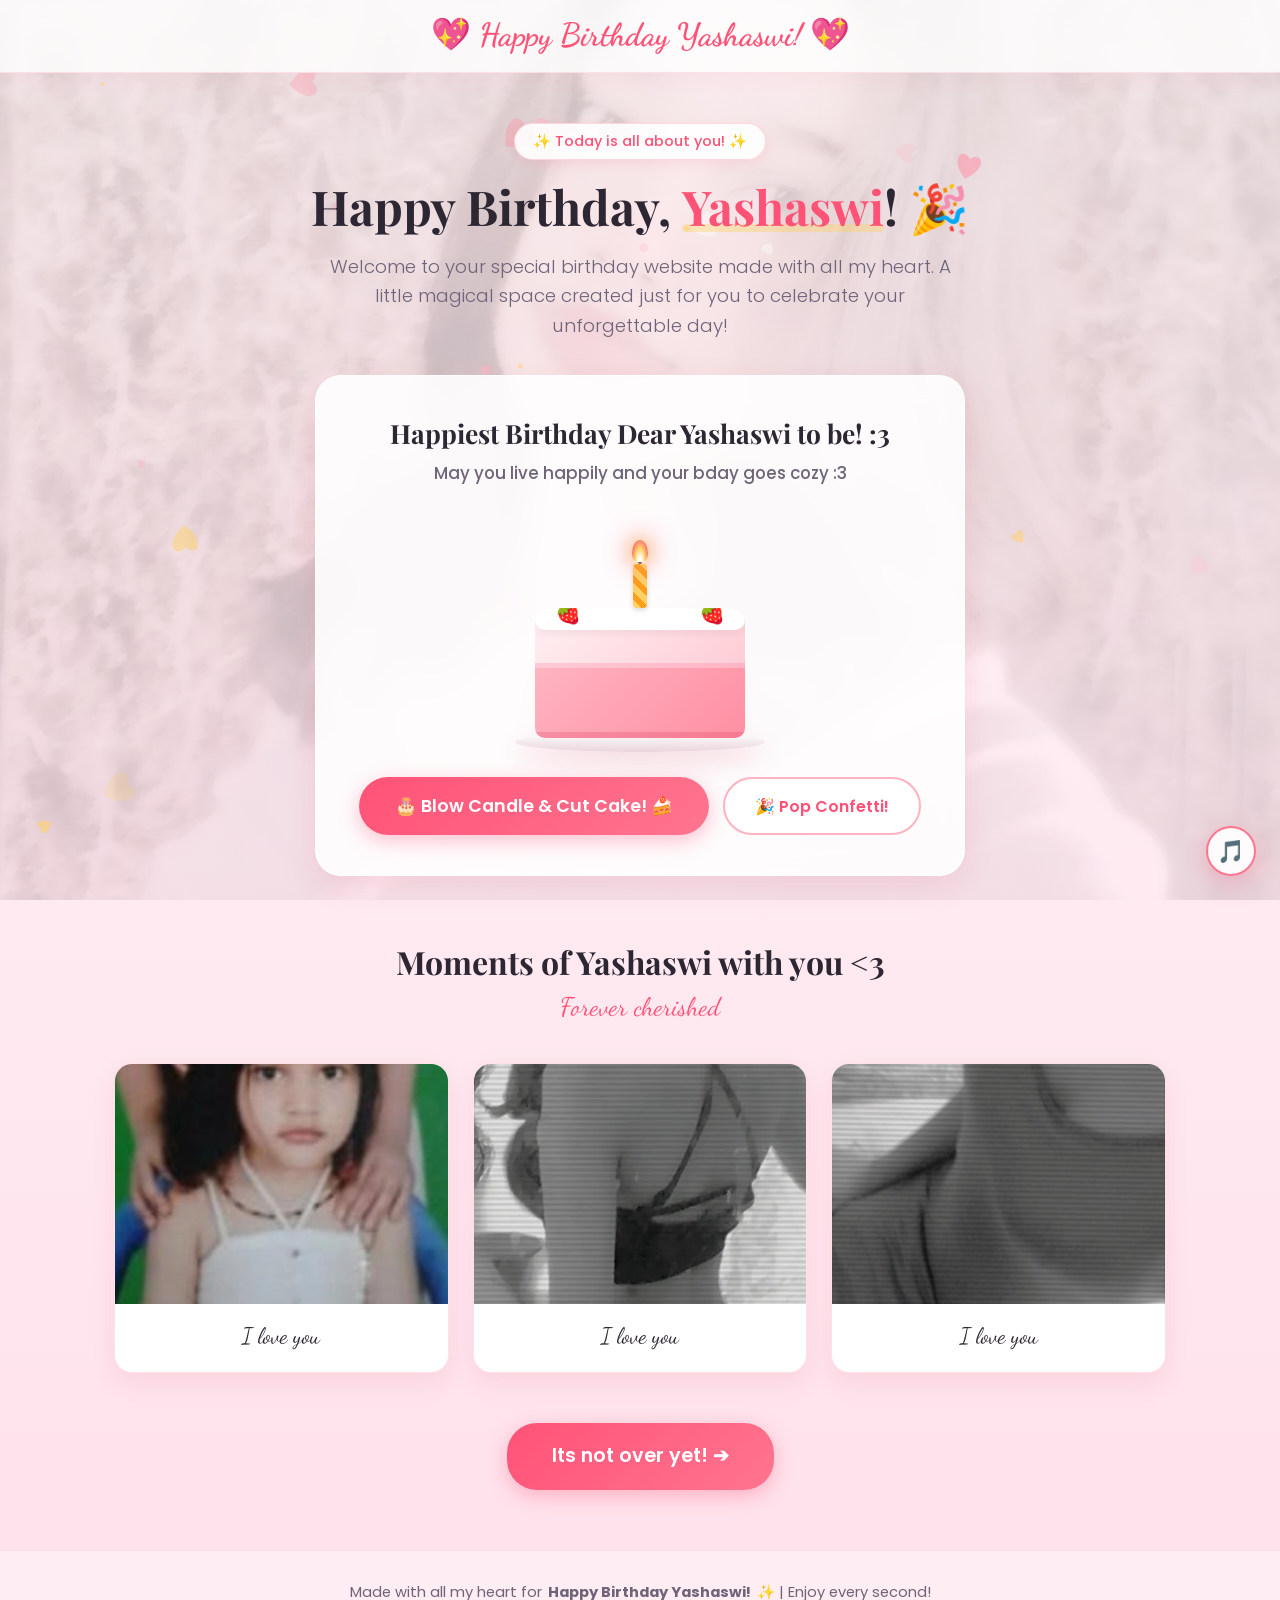
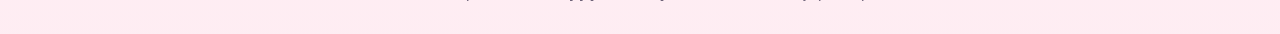
<file: index.html>
<!DOCTYPE html>
<html lang="en">
<head>
  <meta charset="UTF-8">
  <meta name="viewport" content="width=device-width, initial-scale=1.0">
  <title>Happy Birthday Yashaswi! ✨🎂</title>
  
  <!-- Main Stylesheet -->
  <link rel="stylesheet" href="css/style.css">
  
  <style>
    /* ========================================================
       CAKE CUTTING & CANDLE BLOW INTERACTIVE STYLES
       ======================================================== */
    .cake-stage {
      position: relative;
      width: 280px;
      height: 250px;
      margin: 25px auto 15px auto;
      perspective: 800px;
    }

    /* Animated Knife */
    .cake-knife {
      position: absolute;
      top: -30px;
      right: 20px;
      width: 80px;
      height: 28px;
      z-index: 50;
      opacity: 0;
      transform: rotate(45deg);
      pointer-events: none;
      transition: all 0.7s cubic-bezier(0.175, 0.885, 0.32, 1.275);
    }

    .knife-blade {
      position: absolute;
      left: 0;
      top: 6px;
      width: 50px;
      height: 14px;
      background: linear-gradient(to right, #e0e0e0, #ffffff, #c0c0c0);
      border-radius: 12px 2px 2px 8px;
      box-shadow: 0 2px 6px rgba(0,0,0,0.25);
    }

    .knife-handle {
      position: absolute;
      right: 0;
      top: 4px;
      width: 32px;
      height: 18px;
      background: linear-gradient(135deg, #d4af37, #f7d070, #aa820a);
      border-radius: 4px;
      box-shadow: 0 2px 4px rgba(0,0,0,0.2);
    }

    /* Knife cutting animation */
    .cake-knife.cutting {
      opacity: 1;
      top: 60px;
      right: 100px;
      transform: rotate(-35deg) scale(1.15);
    }

    .cake-knife.slice-down {
      opacity: 1;
      top: 130px;
      right: 120px;
      transform: rotate(0deg) scale(1.1);
    }

    /* Cake Base Plate */
    .cake-plate {
      position: absolute;
      bottom: 10px;
      left: 15px;
      width: 250px;
      height: 20px;
      background: linear-gradient(180deg, #ffffff, #e9d5dc);
      border-radius: 50%;
      box-shadow: 0 10px 25px rgba(220, 68, 102, 0.2);
    }

    /* Cake Wrapper with Left & Right halves for smooth cut */
    .cake-body {
      position: absolute;
      bottom: 24px;
      left: 35px;
      width: 210px;
      height: 130px;
      display: flex;
      justify-content: center;
      transition: all 0.8s cubic-bezier(0.2, 0.8, 0.2, 1);
    }

    .cake-half {
      width: 105px;
      height: 130px;
      position: relative;
      overflow: hidden;
      transition: transform 0.8s cubic-bezier(0.25, 1, 0.5, 1);
    }

    .cake-half-left {
      border-radius: 14px 0 0 10px;
      transform-origin: bottom left;
    }

    .cake-half-right {
      border-radius: 0 14px 10px 0;
      transform-origin: bottom right;
    }

    /* Cake Layers */
    .layer-top {
      position: absolute;
      top: 0;
      width: 210px;
      height: 60px;
      background: linear-gradient(135deg, #fff0f3 0%, #ffccd5 100%);
      box-shadow: inset 0 -5px 0 rgba(255, 82, 119, 0.2);
    }

    .layer-bottom {
      position: absolute;
      bottom: 0;
      width: 210px;
      height: 70px;
      background: linear-gradient(135deg, #ffb3c1 0%, #ff8fa3 100%);
      box-shadow: inset 0 -6px 0 rgba(217, 56, 92, 0.25);
    }

    .cake-half-left .layer-top,
    .cake-half-left .layer-bottom {
      left: 0;
    }

    .cake-half-right .layer-top,
    .cake-half-right .layer-bottom {
      left: -105px;
    }

    /* Cake Cream Frosting Drips */
    .frosting-drip {
      position: absolute;
      top: 0;
      width: 210px;
      height: 22px;
      background: #ffffff;
      border-radius: 0 0 10px 10px;
      box-shadow: 0 4px 8px rgba(0,0,0,0.05);
    }

    .cake-half-left .frosting-drip { left: 0; }
    .cake-half-right .frosting-drip { left: -105px; }

    /* Strawberry Toppings */
    .strawberry {
      position: absolute;
      top: -12px;
      font-size: 1.3rem;
      z-index: 5;
    }

    /* Candle */
    .candle {
      position: absolute;
      top: 52px;
      left: 133px;
      width: 14px;
      height: 44px;
      background: repeating-linear-gradient(45deg, #ffd166, #ffd166 6px, #ff9f1c 6px, #ff9f1c 12px);
      border-radius: 4px;
      z-index: 20;
      transition: all 0.5s ease;
      box-shadow: 0 2px 5px rgba(0,0,0,0.15);
    }

    .candle-wick {
      position: absolute;
      top: -7px;
      left: 5px;
      width: 4px;
      height: 7px;
      background: #333;
      border-radius: 2px;
    }

    .candle-flame {
      position: absolute;
      top: -24px;
      left: -1px;
      width: 16px;
      height: 22px;
      background: radial-gradient(ellipse at bottom, #fff 15%, #ffd166 45%, #ff5277 85%);
      border-radius: 50% 50% 35% 35% / 60% 60% 40% 40%;
      box-shadow: 0 0 16px #ffd166, 0 0 28px #ff5277;
      animation: flicker 1s ease-in-out infinite alternate;
      transform-origin: bottom center;
      transition: all 0.5s ease;
    }

    @keyframes flicker {
      0% { transform: scale(1) rotate(-2deg); opacity: 0.95; }
      100% { transform: scale(1.12) rotate(2deg); opacity: 1; }
    }

    .candle-flame.out {
      opacity: 0 !important;
      transform: scale(0.2) translateY(-25px) !important;
    }

    /* CAKE CUT STATE */
    .cake-stage.cut .cake-half-left {
      transform: translateX(-18px) rotate(-4deg);
    }

    .cake-stage.cut .cake-half-right {
      transform: translateX(18px) rotate(4deg);
    }

    .cake-stage.cut .candle {
      opacity: 0;
      transform: translateY(-10px);
    }

    .cut-sparkle {
      position: absolute;
      top: 50%;
      left: 50%;
      transform: translate(-50%, -50%);
      font-size: 2.2rem;
      opacity: 0;
      pointer-events: none;
      transition: all 0.5s ease;
    }

    .cake-stage.cut .cut-sparkle {
      opacity: 1;
      transform: translate(-50%, -80%) scale(1.3);
    }

    /* SEEPING ANIMATION CELEBRATION BOX */
    .seep-celebration-box {
      max-height: 0;
      opacity: 0;
      overflow: hidden;
      transform: translateY(20px) scale(0.96);
      transition: all 1s cubic-bezier(0.16, 1, 0.3, 1);
      margin-top: 0;
      background: rgba(255, 255, 255, 0.95);
      border: 2px solid transparent;
      border-radius: 20px;
      box-shadow: 0 15px 40px rgba(255, 82, 119, 0.18);
    }

    .seep-celebration-box.seep-in {
      max-height: 500px;
      opacity: 1;
      transform: translateY(0) scale(1);
      margin-top: 25px;
      padding: 28px 24px;
      border-color: #ffb3c1;
      background: linear-gradient(135deg, rgba(255, 255, 255, 0.98), rgba(255, 240, 245, 0.95));
      animation: glowBorder 3s infinite alternate;
    }

    @keyframes glowBorder {
      0% { box-shadow: 0 10px 30px rgba(255, 82, 119, 0.15); border-color: #ffccd5; }
      100% { box-shadow: 0 15px 45px rgba(255, 82, 119, 0.35); border-color: #ff5277; }
    }

    /* Picture Gallery Section */
    .photo-moments-grid {
      display: grid;
      grid-template-columns: repeat(auto-fit, minmax(260px, 1fr));
      gap: 24px;
      margin: 35px 0 50px 0;
    }

    .photo-moment-card {
      background: #ffffff;
      border-radius: 18px;
      overflow: hidden;
      box-shadow: 0 10px 25px rgba(220, 68, 102, 0.1);
      border: 1px solid rgba(255, 179, 193, 0.4);
      transition: var(--transition);
      text-align: center;
      padding-bottom: 18px;
    }

    .photo-moment-card:hover {
      transform: translateY(-6px);
      box-shadow: 0 18px 35px rgba(220, 68, 102, 0.2);
    }

    .moment-img-container {
      width: 100%;
      height: 240px;
      background: linear-gradient(135deg, #fff0f3, #ffd6e0);
      display: flex;
      flex-direction: column;
      align-items: center;
      justify-content: center;
      color: var(--primary);
      position: relative;
      overflow: hidden;
    }

    .moment-img-container img {
      width: 100%;
      height: 100%;
      object-fit: cover;
      transition: transform 0.5s ease;
    }

    .photo-moment-card:hover .moment-img-container img {
      transform: scale(1.05);
    }

    .moment-caption {
      font-family: var(--font-script);
      font-size: 1.4rem;
      color: var(--text-main);
      margin-top: 14px;
    }
  </style>
</head>
<body>

  <!-- Ambient Floating Particles Canvas -->
  <canvas id="ambient-canvas"></canvas>

  <div class="page-wrapper">

    <!-- ================= CLEAN TOP HEADER (NO SPOILERS) ================= -->
    <header class="site-header">
      <div class="nav-container" style="justify-content: center;">
        <span class="brand-logo" style="font-size: 2rem;">
          <span class="brand-heart">💖</span>
          <span>Happy Birthday Yashaswi!</span>
          <span class="brand-heart">💖</span>
        </span>
      </div>
    </header>

    <!-- ================= MAIN CONTENT ================= -->
    <main class="container">
      
      <!-- HERO HEADER -->
      <section class="hero-section">
        <div class="badge-pill">
          ✨ Today is all about you! ✨
        </div>
        <h1 class="page-title">
          Happy Birthday, <span class="highlight">Yashaswi</span>! 🎉
        </h1>
        <p class="page-subtitle">
          Welcome to your special birthday website made with all my heart. 
          A little magical space created just for you to celebrate your unforgettable day!
        </p>
      </section>

      <!-- INTERACTIVE CAKE CUTTING & CANDLE BLOW SECTION -->
      <section class="glass-card" style="text-align: center; max-width: 650px; margin: 0 auto;">
        <h2 style="font-family: var(--font-heading); font-size: 1.65rem; color: var(--text-main); margin-bottom: 6px;">
          Happiest Birthday Dear Yashaswi to be! :3
        </h2>
        <p style="color: var(--text-muted); font-size: 1.05rem; font-weight: 500; margin-bottom: 15px;">
          May you live happily and your bday goes cozy :3
        </p>

        <!-- The Animated Cake with Knife & Slice Effect -->
        <div class="cake-stage" id="cake-interactive-stage">
          
          <!-- Animated Golden Knife -->
          <div class="cake-knife" id="cake-knife">
            <div class="knife-blade"></div>
            <div class="knife-handle"></div>
          </div>

          <!-- Candle & Flame -->
          <div class="candle">
            <div class="candle-wick"></div>
            <div class="candle-flame" id="candle-flame"></div>
          </div>

          <!-- Sparkle when cut -->
          <div class="cut-sparkle" id="cut-sparkle">✨🍰✨</div>

          <!-- Cake Plate -->
          <div class="cake-plate"></div>

          <!-- The Slicing Cake Halves -->
          <div class="cake-body">
            <!-- Left Half -->
            <div class="cake-half cake-half-left">
              <span class="strawberry" style="left: 20px;">🍓</span>
              <div class="layer-top"></div>
              <div class="layer-bottom"></div>
              <div class="frosting-drip"></div>
            </div>

            <!-- Right Half -->
            <div class="cake-half cake-half-right">
              <span class="strawberry" style="right: 20px;">🍓</span>
              <div class="layer-top"></div>
              <div class="layer-bottom"></div>
              <div class="frosting-drip"></div>
            </div>
          </div>
        </div>

        <!-- Interactive Action Buttons -->
        <div style="display: flex; gap: 14px; justify-content: center; flex-wrap: wrap;">
          <button class="btn btn-primary btn-pulse btn-lg" id="cut-cake-btn">
            🎂 Blow Candle & Cut Cake! 🍰
          </button>
          <button class="btn btn-secondary" id="celebrate-confetti-btn">
            🎉 Pop Confetti!
          </button>
        </div>

        <!-- SEEPING ANIMATION CELEBRATION BOX -->
        <div class="seep-celebration-box" id="seep-celebration-box">
          <h3 style="font-family: var(--font-script); font-size: 2.2rem; color: var(--primary); margin-bottom: 8px;">
            ✨ Happiest Birthday Dear Yashaswi! :3 ✨
          </h3>
          <p style="font-size: 1.1rem; color: var(--text-main); line-height: 1.7; max-width: 520px; margin: 0 auto; font-weight: 500;">
            May you live happily and your bday goes cozy :3
          </p>
          <p style="font-size: 0.95rem; color: var(--text-muted); line-height: 1.6; max-width: 500px; margin: 10px auto 0 auto;">
            The cake is cut, the wish is made! Sending you infinite warmth, cozy moments, and sweetest smiles today and always. 💖
          </p>
        </div>
      </section>

      <!-- PICTURES SECTION -->
      <section style="margin-top: 60px;">
        <div style="text-align: center; margin-bottom: 25px;">
          <h2 style="font-family: var(--font-heading); font-size: 2rem;">
            Moments of Yashaswi with you &lt;3
          </h2>
          <span class="handwritten">Forever cherished</span>
        </div>

        <div class="photo-moments-grid">
          <!-- Photo Card 1 -->
          <div class="photo-moment-card">
            <div class="moment-img-container">
              <img src="pic1.jpg" alt="I love you">
            </div>
            <p class="moment-caption">I love you</p>
          </div>

          <!-- Photo Card 2 -->
          <div class="photo-moment-card">
            <div class="moment-img-container">
              <img src="pic2.webp" alt="I love you">
            </div>
            <p class="moment-caption">I love you</p>
          </div>

          <!-- Photo Card 3 -->
          <div class="photo-moment-card">
            <div class="moment-img-container">
              <img src="pic3.jpg" alt="I love you">
            </div>
            <p class="moment-caption">I love you</p>
          </div>
        </div>
      </section>

      <!-- MAIN CALL TO ACTION -->
      <div class="page-navigation-actions" style="margin-bottom: 60px;">
        <a href="about.html" class="btn btn-primary btn-lg" style="font-size: 1.2rem; padding: 18px 45px;">
          Its not over yet! ➔
        </a>
      </div>

    </main>

    <!-- ================= FOOTER ================= -->
    <footer class="site-footer">
      <div class="container">
        <p>Made with all my heart for <strong>Happy Birthday Yashaswi!</strong> ✨ | Enjoy every second!</p>
      </div>
    </footer>

  </div>

  <!-- Scripts -->
  <script src="js/main.js"></script>
</body>
</html>
</file>
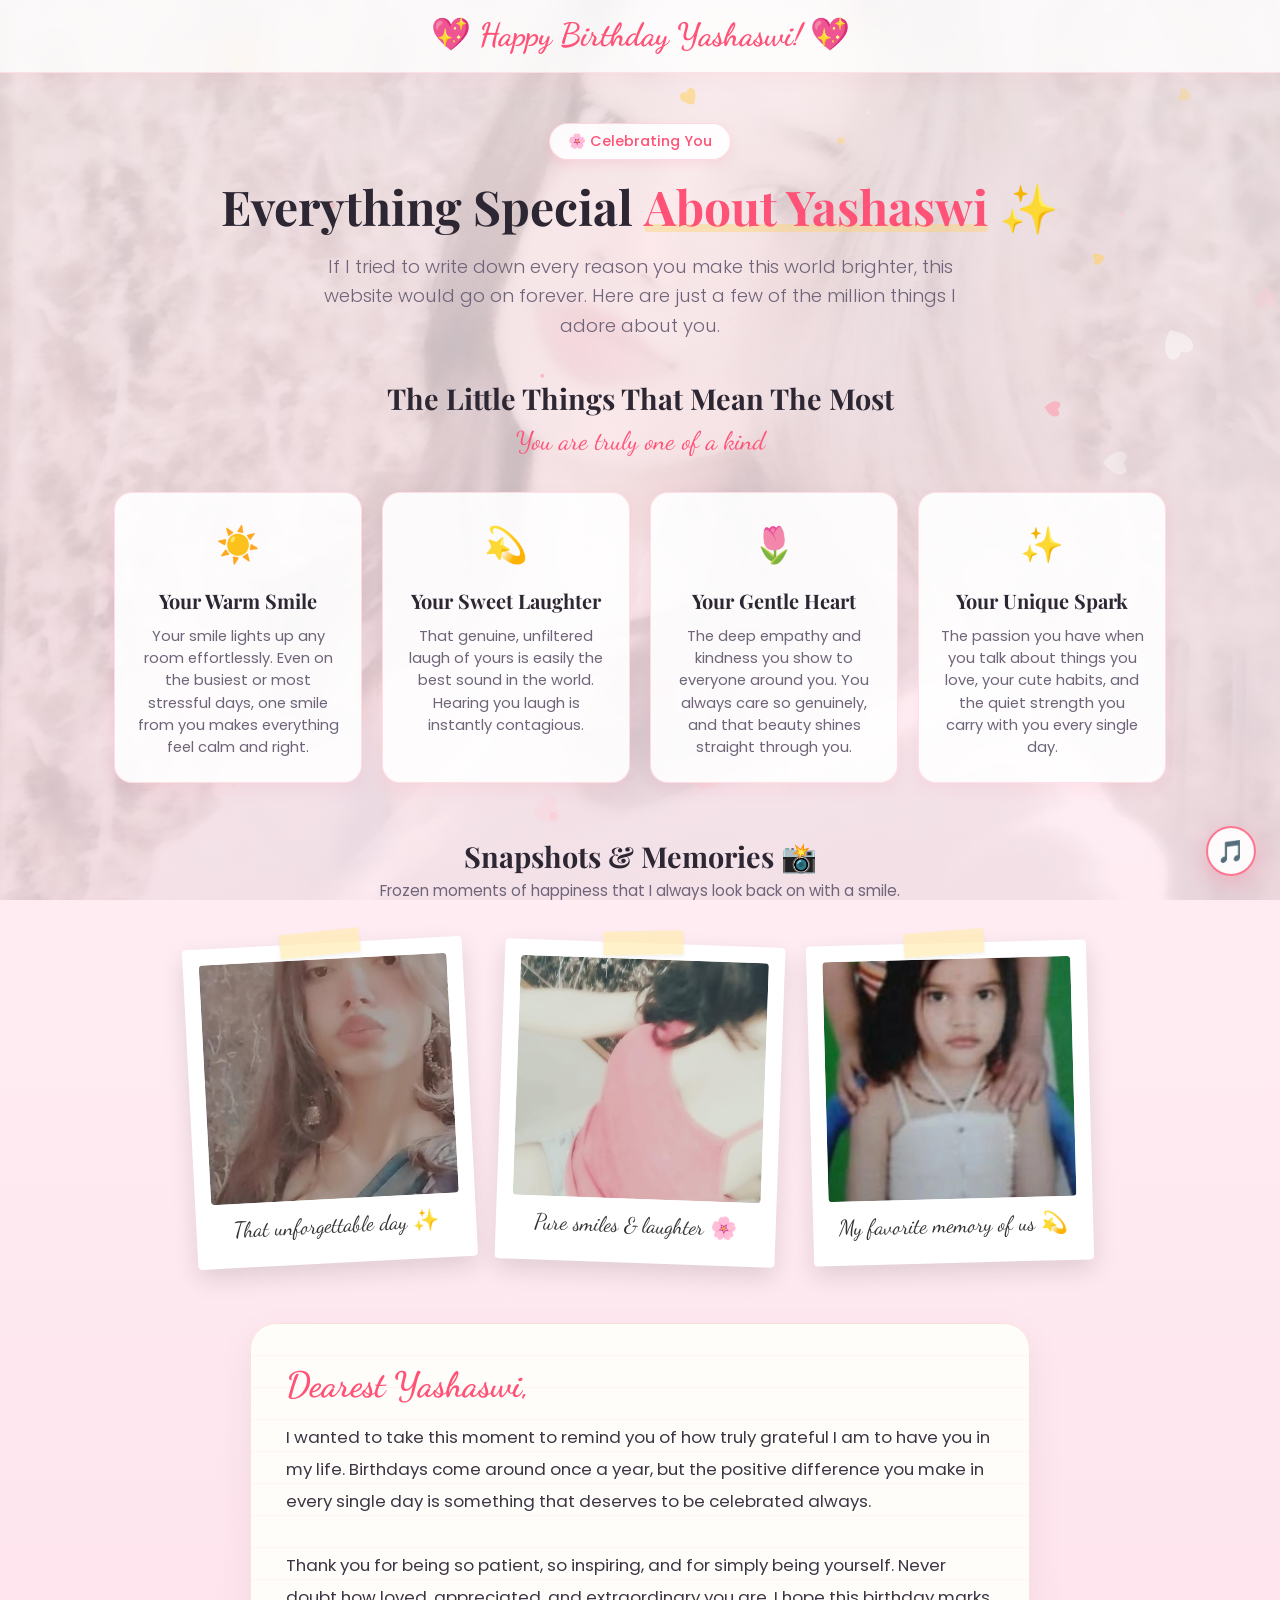
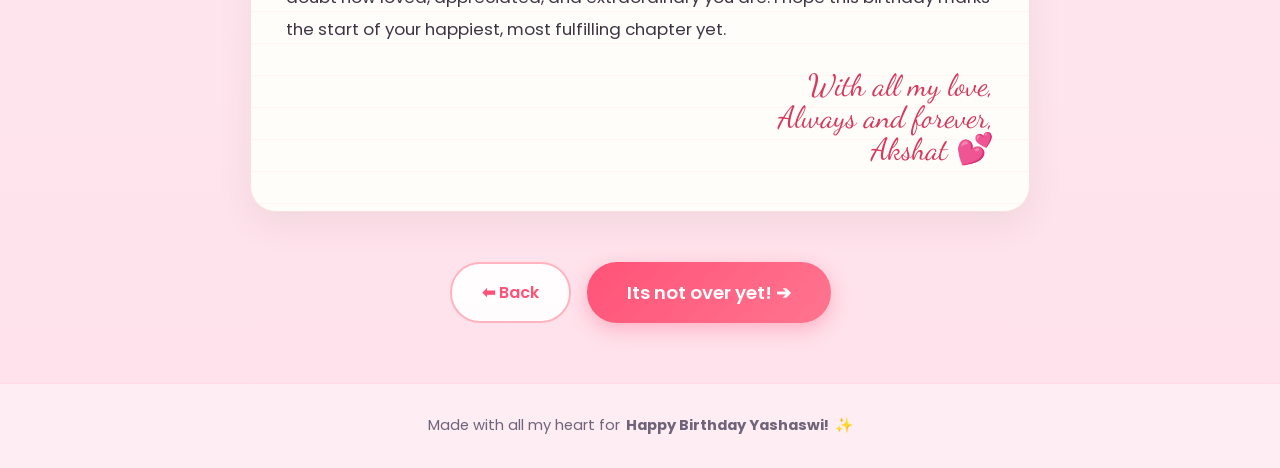
<file: about.html>
<!DOCTYPE html>
<html lang="en">
<head>
  <meta charset="UTF-8">
  <meta name="viewport" content="width=device-width, initial-scale=1.0">
  <title>About Yashaswi | Happy Birthday Surprise 🌸</title>
  
  <!-- Main Stylesheet -->
  <link rel="stylesheet" href="css/style.css">

  <style>
    /* Trait Grid */
    .traits-grid {
      display: grid;
      grid-template-columns: repeat(auto-fit, minmax(240px, 1fr));
      gap: 20px;
      margin: 30px 0;
    }

    .trait-card {
      background: rgba(255, 255, 255, 0.9);
      border-radius: var(--radius-md);
      padding: 24px 20px;
      text-align: center;
      border: 1px solid rgba(255, 179, 193, 0.4);
      box-shadow: 0 6px 18px rgba(255, 82, 119, 0.08);
      transition: var(--transition);
    }

    .trait-card:hover {
      transform: translateY(-6px);
      box-shadow: var(--shadow-hover);
      border-color: var(--primary-light);
    }

    .trait-emoji {
      font-size: 2.2rem;
      margin-bottom: 12px;
      display: inline-block;
      animation: floatSlow 3s ease-in-out infinite;
    }

    .trait-title {
      font-family: var(--font-heading);
      font-size: 1.25rem;
      color: var(--text-main);
      margin-bottom: 8px;
    }

    .trait-desc {
      font-size: 0.92rem;
      color: var(--text-muted);
      line-height: 1.5;
    }

    /* Polaroid Memories Gallery */
    .polaroid-gallery {
      display: flex;
      flex-wrap: wrap;
      justify-content: center;
      gap: 30px;
      margin: 40px 0 60px 0;
    }

    .polaroid {
      background: #ffffff;
      padding: 16px 16px 24px 16px;
      border-radius: 4px;
      box-shadow: 0 10px 25px rgba(0, 0, 0, 0.12);
      width: 280px;
      text-align: center;
      transition: var(--transition);
      position: relative;
    }

    .polaroid::before {
      content: '';
      position: absolute;
      top: -12px;
      left: 35%;
      width: 80px;
      height: 24px;
      background: rgba(255, 235, 179, 0.7);
      box-shadow: 0 2px 4px rgba(0,0,0,0.06);
      transform: rotate(-3deg);
    }

    .polaroid:nth-child(1) { transform: rotate(-3deg); }
    .polaroid:nth-child(2) { transform: rotate(2deg); }
    .polaroid:nth-child(3) { transform: rotate(-1.5deg); }

    .polaroid:hover {
      transform: scale(1.05) rotate(0deg);
      z-index: 10;
      box-shadow: 0 16px 35px rgba(220, 68, 102, 0.22);
    }

    .polaroid-img-wrapper {
      width: 100%;
      height: 240px;
      background: linear-gradient(135deg, #ffeef2, #ffd6e0);
      border-radius: 4px;
      overflow: hidden;
      display: flex;
      flex-direction: column;
      align-items: center;
      justify-content: center;
      color: var(--primary);
      position: relative;
    }

    .polaroid-img-wrapper img {
      width: 100%;
      height: 100%;
      object-fit: cover;
    }

    .polaroid-caption {
      font-family: var(--font-script);
      font-size: 1.35rem;
      color: #333;
      margin-top: 14px;
      line-height: 1.2;
    }

    /* Handwritten Letter Section */
    .letter-paper {
      background: #fffdf9;
      border: 1px solid #fae1dd;
      border-radius: var(--radius-lg);
      padding: 45px 35px;
      max-width: 780px;
      margin: 30px auto;
      box-shadow: 0 12px 35px rgba(100, 60, 60, 0.08);
      position: relative;
      background-image: repeating-linear-gradient(to bottom, transparent, transparent 31px, rgba(255, 179, 193, 0.2) 32px);
      line-height: 32px;
    }

    .letter-heading {
      font-family: var(--font-script);
      font-size: 2.2rem;
      color: var(--primary);
      margin-bottom: 20px;
    }

    .letter-body {
      font-size: 1.05rem;
      color: #3d3544;
      margin-bottom: 25px;
    }

    .letter-signoff {
      font-family: var(--font-script);
      font-size: 1.9rem;
      color: var(--primary-dark);
      text-align: right;
      margin-top: 20px;
    }
  </style>
</head>
<body>

  <!-- Ambient Floating Hearts Canvas -->
  <canvas id="ambient-canvas"></canvas>

  <div class="page-wrapper">

    <!-- ================= CLEAN TOP HEADER ================= -->
    <header class="site-header">
      <div class="nav-container" style="justify-content: center;">
        <span class="brand-logo" style="font-size: 2rem;">
          <span class="brand-heart">💖</span>
          <span>Happy Birthday Yashaswi!</span>
          <span class="brand-heart">💖</span>
        </span>
      </div>
    </header>

    <!-- ================= MAIN CONTENT ================= -->
    <main class="container">

      <!-- HERO HEADER -->
      <section class="hero-section">
        <div class="badge-pill">
          🌸 Celebrating You
        </div>
        <h1 class="page-title">
          Everything Special <span class="highlight">About Yashaswi</span> ✨
        </h1>
        <p class="page-subtitle">
          If I tried to write down every reason you make this world brighter, this website would go on forever. 
          Here are just a few of the million things I adore about you.
        </p>
      </section>

      <!-- SECTION 1: THE LITTLE THINGS I ADORE -->
      <section>
        <div style="text-align: center; margin-bottom: 20px;">
          <h2 style="font-family: var(--font-heading); font-size: 1.8rem; color: var(--text-main);">
            The Little Things That Mean The Most
          </h2>
          <span class="handwritten">You are truly one of a kind</span>
        </div>

        <div class="traits-grid">
          <!-- Trait 1 -->
          <div class="trait-card">
            <span class="trait-emoji">☀️</span>
            <h3 class="trait-title">Your Warm Smile</h3>
            <p class="trait-desc">
              Your smile lights up any room effortlessly. Even on the busiest or most stressful days, 
              one smile from you makes everything feel calm and right.
            </p>
          </div>

          <!-- Trait 2 -->
          <div class="trait-card">
            <span class="trait-emoji">💫</span>
            <h3 class="trait-title">Your Sweet Laughter</h3>
            <p class="trait-desc">
              That genuine, unfiltered laugh of yours is easily the best sound in the world. 
              Hearing you laugh is instantly contagious.
            </p>
          </div>

          <!-- Trait 3 -->
          <div class="trait-card">
            <span class="trait-emoji">🌷</span>
            <h3 class="trait-title">Your Gentle Heart</h3>
            <p class="trait-desc">
              The deep empathy and kindness you show to everyone around you. 
              You always care so genuinely, and that beauty shines straight through you.
            </p>
          </div>

          <!-- Trait 4 -->
          <div class="trait-card">
            <span class="trait-emoji">✨</span>
            <h3 class="trait-title">Your Unique Spark</h3>
            <p class="trait-desc">
              The passion you have when you talk about things you love, your cute habits, 
              and the quiet strength you carry with you every single day.
            </p>
          </div>
        </div>
      </section>

      <!-- SECTION 2: POLAROID PHOTO MEMORIES -->
      <section style="margin-top: 50px;">
        <div style="text-align: center; margin-bottom: 25px;">
          <h2 style="font-family: var(--font-heading); font-size: 1.8rem;">
            Snapshots & Memories 📸
          </h2>
          <p style="color: var(--text-muted); font-size: 0.95rem;">
            Frozen moments of happiness that I always look back on with a smile.
          </p>
        </div>

        <div class="polaroid-gallery">
          <!-- Polaroid 1 -->
          <div class="polaroid">
            <div class="polaroid-img-wrapper">
              <img src="pic4.jpg" alt="Memory with Yashaswi">
            </div>
            <p class="polaroid-caption">That unforgettable day ✨</p>
          </div>

          <!-- Polaroid 2 -->
          <div class="polaroid">
            <div class="polaroid-img-wrapper">
              <img src="pic5.jpg" alt="Memory with Yashaswi">
            </div>
            <p class="polaroid-caption">Pure smiles & laughter 🌸</p>
          </div>

          <!-- Polaroid 3 -->
          <div class="polaroid">
            <div class="polaroid-img-wrapper">
              <img src="pic1.jpg" alt="Memory with Yashaswi">
            </div>
            <p class="polaroid-caption">My favorite memory of us 💫</p>
          </div>
        </div>
      </section>

      <!-- SECTION 3: A PERSONAL LETTER -->
      <section>
        <div class="letter-paper">
          <h2 class="letter-heading">Dearest Yashaswi,</h2>
          
          <div class="letter-body">
            <p>
              I wanted to take this moment to remind you of how truly grateful I am to have you in my life. 
              Birthdays come around once a year, but the positive difference you make in every single day 
              is something that deserves to be celebrated always.
            </p>
            <br>
            <p>
              Thank you for being so patient, so inspiring, and for simply being yourself. Never doubt how loved, 
              appreciated, and extraordinary you are. I hope this birthday marks the start of your happiest, 
              most fulfilling chapter yet.
            </p>
          </div>

          <div class="letter-signoff">
            With all my love,<br>
            <span>Always and forever,<br>Akshat 💕</span>
          </div>
        </div>
      </section>

      <!-- PAGE NAVIGATION ACTIONS -->
      <div class="page-navigation-actions" style="margin-bottom: 60px;">
        <a href="index.html" class="btn btn-secondary">
          ⬅ Back
        </a>
        <a href="clue.html" class="btn btn-primary btn-lg" style="font-size: 1.15rem; padding: 16px 40px;">
          Its not over yet! ➔
        </a>
      </div>

    </main>

    <!-- ================= FOOTER ================= -->
    <footer class="site-footer">
      <div class="container">
        <p>Made with all my heart for <strong>Happy Birthday Yashaswi!</strong> ✨</p>
      </div>
    </footer>

  </div>

  <!-- Scripts -->
  <script src="js/main.js"></script>
</body>
</html>
</file>
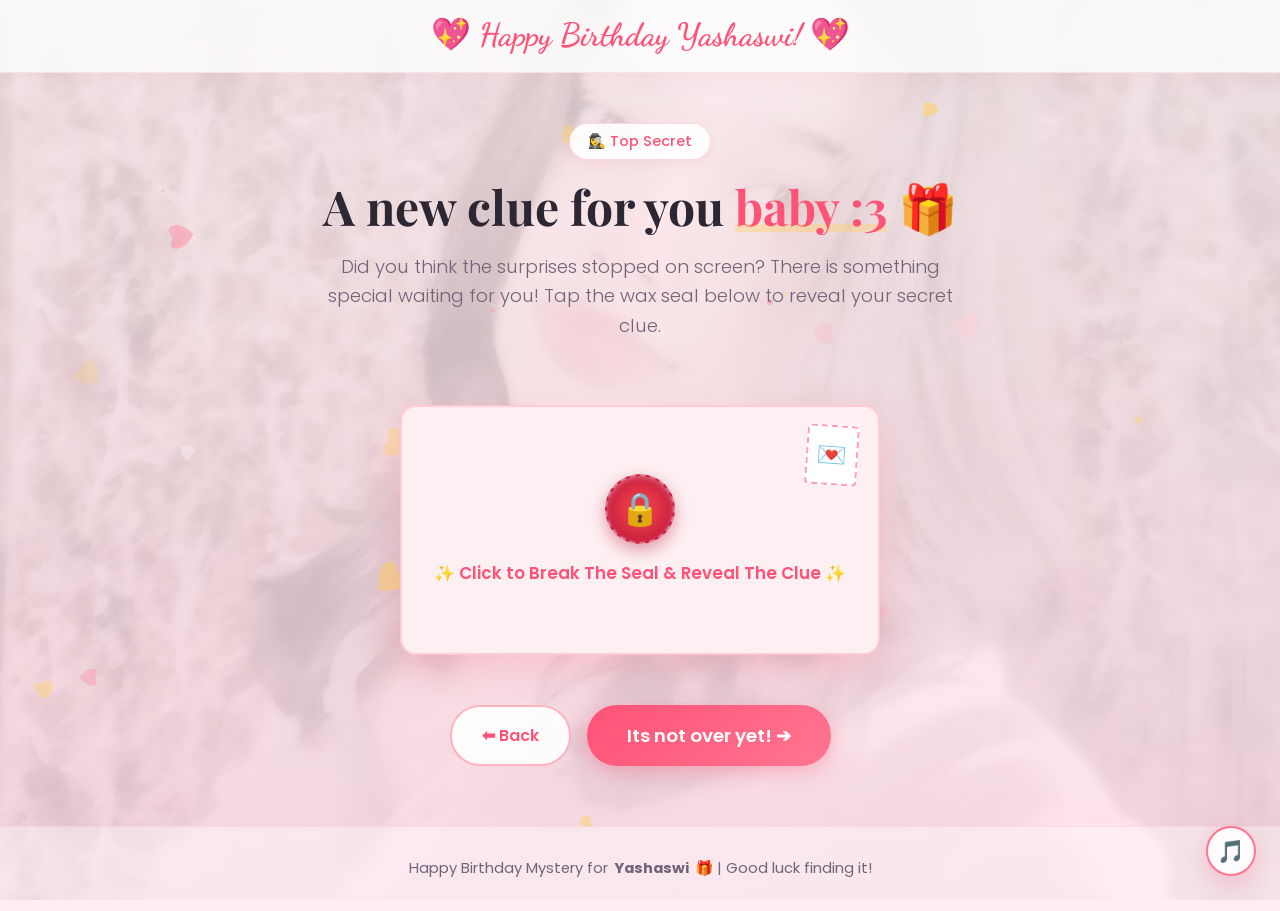
<file: clue.html>
<!DOCTYPE html>
<html lang="en">
<head>
  <meta charset="UTF-8">
  <meta name="viewport" content="width=device-width, initial-scale=1.0">
  <title>A new clue for you baby :3</title>
  
  <!-- Main Stylesheet -->
  <link rel="stylesheet" href="css/style.css">

  <style>
    /* Envelope & Clue Reveal Styling */
    .envelope-wrapper {
      perspective: 1000px;
      margin: 30px auto;
      max-width: 480px;
      cursor: pointer;
    }

    .envelope {
      position: relative;
      width: 100%;
      height: 250px;
      background: #fdf0f2;
      border: 2px solid #ffccd5;
      border-radius: 16px;
      box-shadow: 0 14px 35px rgba(255, 82, 119, 0.18);
      display: flex;
      flex-direction: column;
      align-items: center;
      justify-content: center;
      transition: var(--transition);
      overflow: hidden;
    }

    .envelope:hover {
      transform: translateY(-5px);
      box-shadow: 0 20px 45px rgba(255, 82, 119, 0.28);
    }

    .wax-seal {
      width: 70px;
      height: 70px;
      background: radial-gradient(circle, #e63946 30%, #be123c 90%);
      border-radius: 50%;
      display: flex;
      align-items: center;
      justify-content: center;
      color: #ffd166;
      font-size: 2rem;
      box-shadow: 0 6px 16px rgba(190, 18, 60, 0.4), inset 0 2px 5px rgba(255, 255, 255, 0.3);
      border: 2px dashed rgba(255, 255, 255, 0.4);
      transition: var(--transition);
      z-index: 5;
    }

    .envelope:hover .wax-seal {
      transform: scale(1.1) rotate(5deg);
    }

    .envelope-stamp {
      position: absolute;
      top: 18px;
      right: 20px;
      width: 52px;
      height: 60px;
      background: #fff;
      border: 2px dashed #ff9ebb;
      display: flex;
      align-items: center;
      justify-content: center;
      font-size: 1.5rem;
      border-radius: 4px;
      transform: rotate(4deg);
    }

    .envelope-prompt {
      margin-top: 16px;
      font-family: var(--font-body);
      font-weight: 600;
      color: var(--primary);
      font-size: 1.05rem;
      animation: pulseText 2s infinite ease-in-out;
    }

    @keyframes pulseText {
      0%, 100% { opacity: 0.85; transform: scale(1); }
      50% { opacity: 1; transform: scale(1.03); }
    }

    /* Revealed Clue Card */
    .hidden-clue-card {
      display: none;
      margin-top: 35px;
      padding: 35px 30px;
      background: #ffffff;
      border: 2px solid #ffccd5;
      border-radius: var(--radius-lg);
      box-shadow: 0 16px 40px rgba(0, 0, 0, 0.08);
      text-align: center;
      position: relative;
    }

    .hidden-clue-card.reveal {
      display: block;
      animation: slideUp 0.6s cubic-bezier(0.175, 0.885, 0.32, 1.275) forwards;
    }

    @keyframes slideUp {
      from { opacity: 0; transform: translateY(30px) scale(0.96); }
      to { opacity: 1; transform: translateY(0) scale(1); }
    }

    .clue-riddle-box {
      background: #fff8fa;
      border-left: 5px solid var(--primary);
      padding: 24px;
      margin: 20px 0;
      border-radius: 0 14px 14px 0;
      box-shadow: 0 6px 20px rgba(255, 82, 119, 0.06);
    }
  </style>
</head>
<body>

  <!-- Ambient Floating Particles Canvas -->
  <canvas id="ambient-canvas"></canvas>

  <div class="page-wrapper">

    <!-- ================= CLEAN TOP HEADER ================= -->
    <header class="site-header">
      <div class="nav-container" style="justify-content: center;">
        <span class="brand-logo" style="font-size: 2rem;">
          <span class="brand-heart">💖</span>
          <span>Happy Birthday Yashaswi!</span>
          <span class="brand-heart">💖</span>
        </span>
      </div>
    </header>

    <!-- ================= MAIN CONTENT ================= -->
    <main class="container">

      <!-- HERO HEADER -->
      <section class="hero-section">
        <div class="badge-pill">
          🕵️‍♀️ Top Secret
        </div>
        <h1 class="page-title">
          A new clue for you <span class="highlight">baby :3</span> 🎁
        </h1>
        <p class="page-subtitle">
          Did you think the surprises stopped on screen? There is something special waiting for you! 
          Tap the wax seal below to reveal your secret clue.
        </p>
      </section>

      <!-- INTERACTIVE ENVELOPE -->
      <div class="envelope-wrapper">
        <div class="envelope" id="secret-envelope">
          <div class="envelope-stamp">💌</div>
          <div class="wax-seal">
            🔒
          </div>
          <p class="envelope-prompt" id="envelope-prompt">
            ✨ Click to Break The Seal & Reveal The Clue ✨
          </p>
        </div>
      </div>

      <!-- REVEALED CLUE CARD -->
      <section class="hidden-clue-card" id="hidden-clue-card">
        <div class="badge-pill" style="background: #fff0f3; margin-bottom: 12px;">
          🎉 Mystery Unlocked!
        </div>
        
        <h2 style="font-family: var(--font-heading); font-size: 1.9rem; color: var(--text-main); margin-bottom: 15px;">
          A Secret Awaits 🗝️
        </h2>

        <!-- The Instagram Scavenger Riddle -->
        <div class="clue-riddle-box" style="text-align: left; font-style: normal; font-family: var(--font-body); font-size: 1.05rem; line-height: 1.9; padding: 28px;">
          <p style="margin-bottom: 22px; font-weight: 500; font-size: 1.15rem; color: var(--primary);">
            A little secret has been hidden somewhere on Instagram. And naturally, it won't reveal itself without a little thinking.
          </p>

          <h3 style="font-family: var(--font-heading); color: var(--text-main); font-size: 1.35rem; margin: 20px 0 8px 0; border-bottom: 1px dashed #ffd1dc; padding-bottom: 4px;">
            I. The First Door
          </h3>
          <p style="color: #4a4052; margin-bottom: 15px;">
            Every celebration has one, and every year brings another.<br>
            It's the day the world got a little more interesting.<br>
            Take that occasion, pair it with the name of the person we're celebrating, and let the four digits at the end mark the occasion.<br>
            <strong style="color: var(--primary);">What account are you looking for?</strong>
          </p>

          <h3 style="font-family: var(--font-heading); color: var(--text-main); font-size: 1.35rem; margin: 26px 0 8px 0; border-bottom: 1px dashed #ffd1dc; padding-bottom: 4px;">
            II. The Key
          </h3>
          <p style="color: #4a4052; margin-bottom: 18px;">
            You've found the door, but what opens it?<br>
            The answer is closer than you think.<br>
            The name of the birthday girl, followed by the number that makes her day special.<br>
            <em>One small detail: the beginning is capitalised.</em>
          </p>

          <p style="margin-top: 26px; font-weight: 600; font-size: 1.25rem; color: var(--primary-dark); text-align: center;">
            Now, let's see what's waiting inside. 🖤
          </p>
        </div>

        <!-- NOTE -->
        <div style="margin-top: 30px; padding: 18px; background: #fff0f5; border-radius: 12px;">
          <p style="font-size: 0.98rem; color: var(--text-main); text-align: center;">
            Take your time cracking the secret door! Once you're ready, click below to see your grand flower surprise! 🌹
          </p>
        </div>
      </section>

      <!-- PAGE NAVIGATION ACTIONS -->
      <div class="page-navigation-actions" style="margin-bottom: 60px;">
        <a href="about.html" class="btn btn-secondary">
          ⬅ Back
        </a>
        <a href="flower.html" class="btn btn-primary btn-lg" style="font-size: 1.15rem; padding: 16px 40px;">
          Its not over yet! ➔
        </a>
      </div>

    </main>

    <!-- ================= FOOTER ================= -->
    <footer class="site-footer">
      <div class="container">
        <p>Happy Birthday Mystery for <strong>Yashaswi</strong> 🎁 | Good luck finding it!</p>
      </div>
    </footer>

  </div>

  <!-- Scripts -->
  <script src="js/main.js"></script>
</body>
</html>
</file>
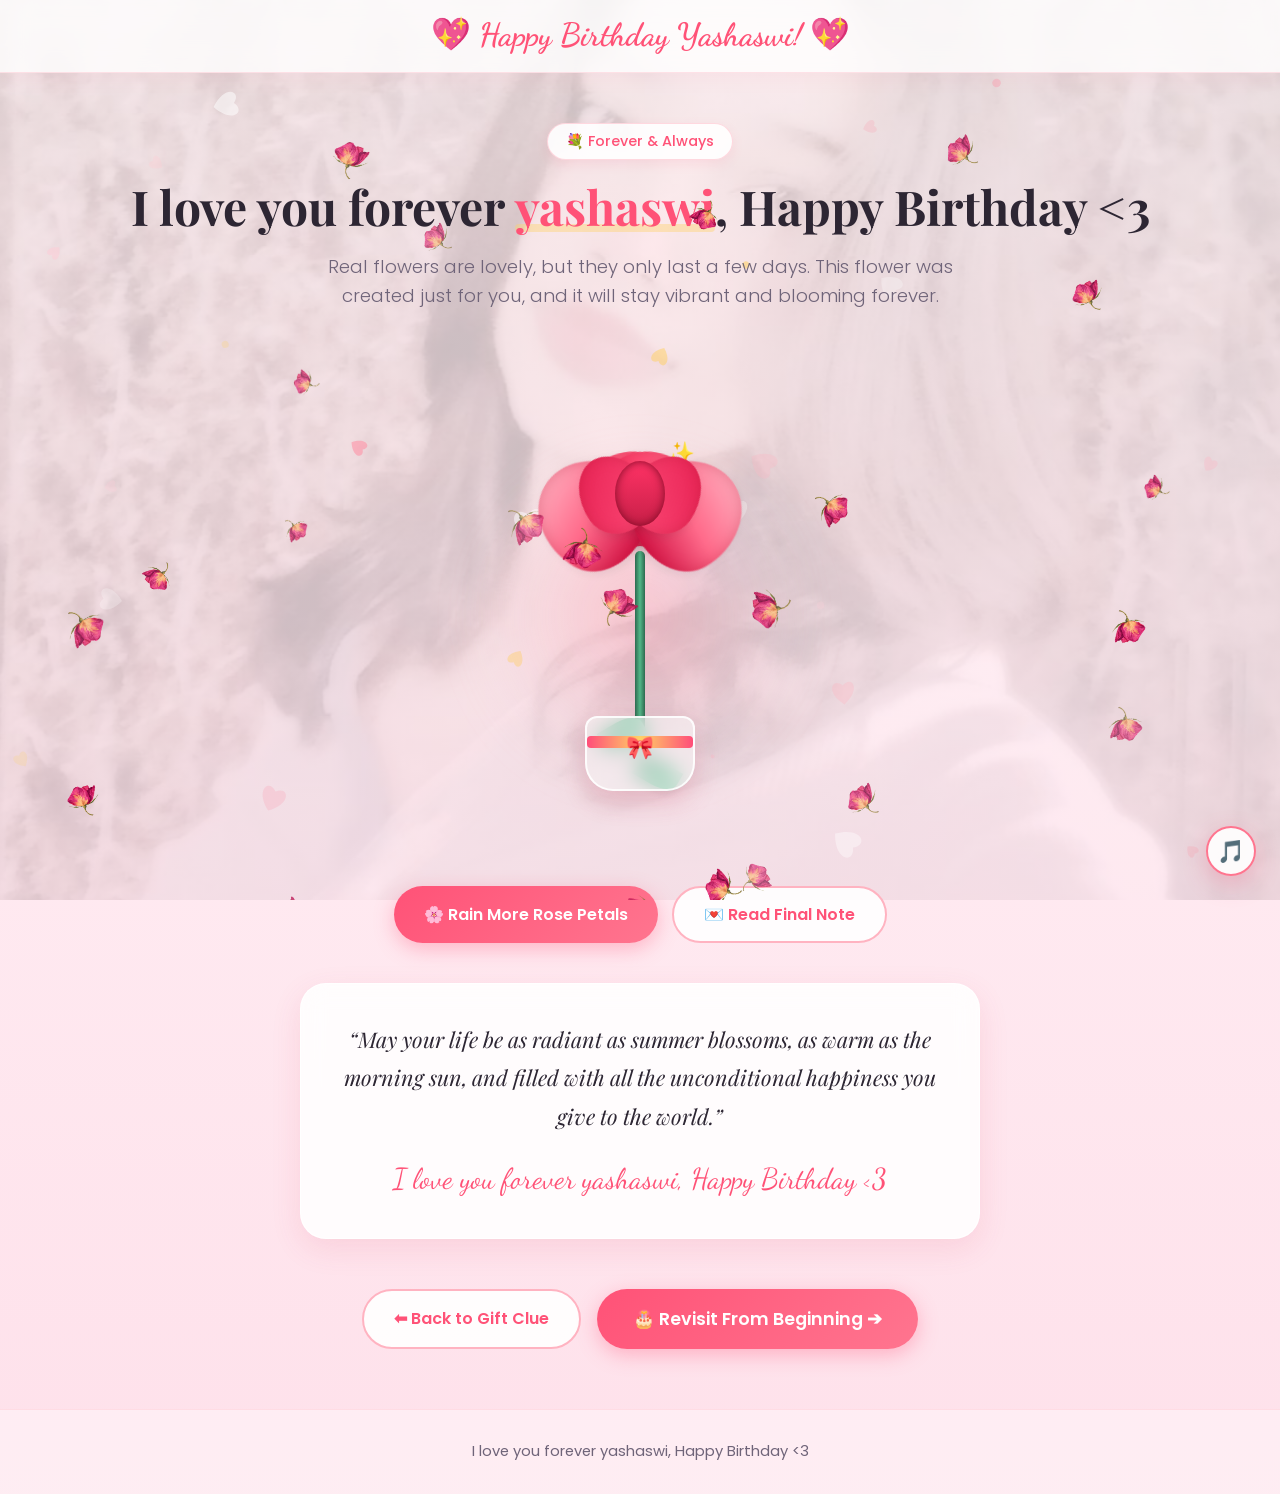
<file: flower.html>
<!DOCTYPE html>
<html lang="en">
<head>
  <meta charset="UTF-8">
  <meta name="viewport" content="width=device-width, initial-scale=1.0">
  <title>I love you forever yashaswi, Happy Birthday &lt;3</title>
  
  <!-- Stylesheets -->
  <link rel="stylesheet" href="css/style.css">
  <link rel="stylesheet" href="css/flower.css">
</head>
<body>

  <!-- Ambient Floating Particles Canvas -->
  <canvas id="ambient-canvas"></canvas>

  <div class="page-wrapper">

    <!-- ================= CLEAN TOP HEADER ================= -->
    <header class="site-header">
      <div class="nav-container" style="justify-content: center;">
        <span class="brand-logo" style="font-size: 2rem;">
          <span class="brand-heart">💖</span>
          <span>Happy Birthday Yashaswi!</span>
          <span class="brand-heart">💖</span>
        </span>
      </div>
    </header>

    <!-- ================= MAIN CONTENT ================= -->
    <main class="container">

      <!-- HERO HEADER -->
      <section class="hero-section">
        <div class="badge-pill">
          💐 Forever & Always
        </div>
        <h1 class="page-title">
          I love you forever <span class="highlight">yashaswi</span>, Happy Birthday &lt;3
        </h1>
        <p class="page-subtitle">
          Real flowers are lovely, but they only last a few days. 
          This flower was created just for you, and it will stay vibrant and blooming forever.
        </p>
      </section>

      <!-- THE BLOOMING FLOWER CENTERPIECE -->
      <div class="flower-stage">
        <div class="flower-halo"></div>
        
        <div class="rose-container">
          <!-- The Blossom -->
          <div class="rose-blossom" title="Click me to pulse petals!">
            <div class="flower-sparkle">✨</div>
            <div class="petal petal-outer-1"></div>
            <div class="petal petal-outer-2"></div>
            <div class="petal petal-outer-3"></div>
            <div class="petal petal-outer-4"></div>
            <div class="petal petal-mid-1"></div>
            <div class="petal petal-mid-2"></div>
            <div class="petal petal-core"></div>
          </div>

          <!-- The Stem & Leaves -->
          <div class="rose-stem">
            <div class="rose-leaf rose-leaf-left"></div>
            <div class="rose-leaf rose-leaf-right"></div>
          </div>

          <!-- Glass Vase -->
          <div class="rose-vase">
            <div class="vase-ribbon"></div>
            <span class="vase-bow">🎀</span>
          </div>
        </div>
      </div>

      <!-- INTERACTIVE BUTTON CONTROLS -->
      <div style="display: flex; gap: 14px; justify-content: center; flex-wrap: wrap; margin-bottom: 40px;">
        <button class="btn btn-primary btn-pulse" id="rain-petals-btn">
          🌸 Rain More Rose Petals
        </button>
        <button class="btn btn-secondary" id="open-letter-btn">
          💌 Read Final Note
        </button>
      </div>

      <!-- CLOSING WISH CARD -->
      <section class="glass-card flower-card">
        <p class="flower-quote">
          “May your life be as radiant as summer blossoms, as warm as the morning sun, 
          and filled with all the unconditional happiness you give to the world.”
        </p>
        <span class="flower-subquote">
          I love you forever yashaswi, Happy Birthday &lt;3
        </span>
      </section>

      <!-- REPLAY -->
      <div class="page-navigation-actions" style="margin-bottom: 60px;">
        <a href="clue.html" class="btn btn-secondary">
          ⬅ Back to Gift Clue
        </a>
        <a href="index.html" class="btn btn-primary btn-lg">
          🎂 Revisit From Beginning ➔
        </a>
      </div>

    </main>

    <!-- ================= SPECIAL FINAL LETTER MODAL ================= -->
    <div class="special-letter-modal" id="flower-letter-modal">
      <div class="letter-content-box">
        <button class="modal-close-btn" id="close-letter-modal" aria-label="Close modal">×</button>
        
        <h3 style="font-family: var(--font-script); font-size: 2.2rem; color: var(--primary); margin-bottom: 12px;">
          To Dearest Yashaswi,
        </h3>
        
        <div style="font-size: 1.05rem; color: #443a4e; line-height: 1.7; margin-bottom: 20px;">
          <p>
            I hope walking through this little website brought a big smile to your face. 
            You deserve every ounce of joy and celebration today and always.
          </p>
          <br>
          <p>
            Whenever you are having a tough day or need a gentle reminder of how loved and appreciated you are, 
            come back to this site, look at your flower, and remember that someone is always rooting for you with all their heart.
          </p>
        </div>

        <div style="font-family: var(--font-script); font-size: 1.8rem; color: var(--primary-dark); text-align: right;">
          I love you forever yashaswi, Happy Birthday &lt;3<br>
          <span>— Akshat 💕</span>
        </div>
      </div>
    </div>

    <!-- ================= FOOTER ================= -->
    <footer class="site-footer">
      <div class="container">
        <p>I love you forever yashaswi, Happy Birthday &lt;3</p>
      </div>
    </footer>

  </div>

  <!-- Scripts -->
  <script src="js/main.js"></script>
  <script src="js/flower.js"></script>
</body>
</html>
</file>
<file: css/style.css>
/* ========================================================
   GIFT WEBSITE - SHARED STYLESHEET
   Aesthetic, romantic & customizable birthday gift experience
   ======================================================== */

@import url('https://fonts.googleapis.com/css2?family=Dancing+Script:wght@600;700&family=Playfair+Display:ital,wght@0,500;0,700;1,400&family=Poppins:wght@300;400;500;600&display=swap');

:root {
  --primary: #ff5277;
  --primary-light: #ff758f;
  --primary-dark: #d9385c;
  --secondary: #ffb3c1;
  --accent: #ffd166;
  --gold: #d4af37;
  --bg-gradient: linear-gradient(135deg, #fff2f5 0%, #ffe5ec 50%, #fed0dc 100%);
  --card-bg: rgba(255, 255, 255, 0.88);
  --card-border: rgba(255, 255, 255, 0.95);
  --text-main: #2d2633;
  --text-muted: #6f6479;
  --shadow-soft: 0 10px 30px rgba(220, 68, 102, 0.12);
  --shadow-hover: 0 18px 40px rgba(220, 68, 102, 0.22);
  --radius-sm: 10px;
  --radius-md: 18px;
  --radius-lg: 26px;
  --font-heading: 'Playfair Display', Georgia, serif;
  --font-script: 'Dancing Script', cursive;
  --font-body: 'Poppins', -apple-system, BlinkMacSystemFont, 'Segoe UI', Roboto, sans-serif;
  --transition: all 0.3s cubic-bezier(0.25, 0.8, 0.25, 1);
}

/* Base Reset */
*, *::before, *::after {
  margin: 0;
  padding: 0;
  box-sizing: border-box;
}

html {
  scroll-behavior: smooth;
}

body {
  font-family: var(--font-body);
  background: linear-gradient(rgba(255, 242, 246, 0.74), rgba(254, 218, 230, 0.82)), 
              url('../pic6.jpg') no-repeat center center fixed;
  background-size: cover;
  color: var(--text-main);
  min-height: 100vh;
  line-height: 1.6;
  overflow-x: hidden;
  position: relative;
  display: flex;
  flex-direction: column;
}

/* Ambient Canvas for Floating Hearts & Sparkles */
#ambient-canvas {
  position: fixed;
  top: 0;
  left: 0;
  width: 100%;
  height: 100%;
  pointer-events: none;
  z-index: 1;
}

/* Main Layout Wrapper */
.page-wrapper {
  position: relative;
  z-index: 2;
  display: flex;
  flex-direction: column;
  min-height: 100vh;
}

.container {
  max-width: 1100px;
  margin: 0 auto;
  padding: 0 24px;
  width: 100%;
}

/* ========================================================
   NAVIGATION BAR
   ======================================================== */
.site-header {
  position: sticky;
  top: 0;
  z-index: 100;
  background: rgba(255, 255, 255, 0.8);
  backdrop-filter: blur(14px);
  -webkit-backdrop-filter: blur(14px);
  border-bottom: 1px solid rgba(255, 179, 193, 0.35);
  box-shadow: 0 4px 20px rgba(255, 82, 119, 0.06);
  transition: var(--transition);
}

.nav-container {
  display: flex;
  align-items: center;
  justify-content: space-between;
  height: 72px;
  max-width: 1100px;
  margin: 0 auto;
  padding: 0 24px;
}

.brand-logo {
  font-family: var(--font-script);
  font-size: 1.85rem;
  font-weight: 700;
  color: var(--primary);
  text-decoration: none;
  display: inline-flex;
  align-items: center;
  gap: 8px;
  transition: var(--transition);
}

.brand-logo:hover {
  transform: scale(1.04);
  color: var(--primary-dark);
}

.brand-heart {
  display: inline-block;
  animation: heartPulse 1.4s ease-in-out infinite;
}

@keyframes heartPulse {
  0%, 100% { transform: scale(1); }
  50% { transform: scale(1.22); }
}

.nav-links {
  display: flex;
  gap: 8px;
  list-style: none;
}

.nav-item a {
  display: inline-flex;
  align-items: center;
  gap: 6px;
  padding: 8px 16px;
  color: var(--text-muted);
  text-decoration: none;
  font-weight: 500;
  font-size: 0.95rem;
  border-radius: 20px;
  transition: var(--transition);
}

.nav-item a:hover {
  color: var(--primary);
  background: rgba(255, 82, 119, 0.08);
}

.nav-item a.active {
  color: #fff;
  background: var(--primary);
  box-shadow: 0 4px 14px rgba(255, 82, 119, 0.35);
}

/* Mobile Nav Toggle */
.mobile-toggle {
  display: none;
  background: none;
  border: none;
  font-size: 1.6rem;
  cursor: pointer;
  color: var(--primary);
}

/* ========================================================
   JOURNEY STEP INDICATOR
   ======================================================== */
.journey-bar {
  padding: 16px 0 8px 0;
  display: flex;
  justify-content: center;
}

.steps-list {
  display: flex;
  align-items: center;
  gap: 12px;
  list-style: none;
  background: rgba(255, 255, 255, 0.65);
  padding: 8px 18px;
  border-radius: 30px;
  backdrop-filter: blur(8px);
  border: 1px solid rgba(255, 255, 255, 0.9);
  box-shadow: 0 4px 15px rgba(0, 0, 0, 0.03);
  font-size: 0.85rem;
}

.step-item {
  display: flex;
  align-items: center;
  gap: 6px;
  color: var(--text-muted);
  text-decoration: none;
  transition: var(--transition);
}

.step-item.active {
  color: var(--primary);
  font-weight: 600;
}

.step-num {
  width: 24px;
  height: 24px;
  display: inline-flex;
  align-items: center;
  justify-content: center;
  border-radius: 50%;
  background: #f1e4e8;
  color: var(--text-muted);
  font-size: 0.78rem;
  font-weight: 600;
}

.step-item.active .step-num {
  background: var(--primary);
  color: #fff;
}

.step-divider {
  color: #d8c8cf;
  font-size: 0.8rem;
}

/* ========================================================
   COMMON HERO & HEADER
   ======================================================== */
.hero-section {
  text-align: center;
  padding: 50px 0 35px 0;
}

.badge-pill {
  display: inline-flex;
  align-items: center;
  gap: 8px;
  padding: 6px 18px;
  background: rgba(255, 255, 255, 0.9);
  border: 1px solid rgba(255, 179, 193, 0.5);
  color: var(--primary);
  font-size: 0.9rem;
  font-weight: 500;
  border-radius: 20px;
  box-shadow: 0 4px 12px rgba(255, 82, 119, 0.1);
  margin-bottom: 18px;
  animation: floatSlow 3s ease-in-out infinite;
}

@keyframes floatSlow {
  0%, 100% { transform: translateY(0); }
  50% { transform: translateY(-5px); }
}

.page-title {
  font-family: var(--font-heading);
  font-size: 3rem;
  font-weight: 700;
  color: var(--text-main);
  line-height: 1.2;
  margin-bottom: 16px;
}

.page-title .highlight {
  color: var(--primary);
  position: relative;
  display: inline-block;
}

.page-title .highlight::after {
  content: '';
  position: absolute;
  bottom: 4px;
  left: 0;
  width: 100%;
  height: 8px;
  background: rgba(255, 209, 102, 0.4);
  border-radius: 4px;
  z-index: -1;
}

.page-subtitle {
  font-size: 1.15rem;
  color: var(--text-muted);
  max-width: 650px;
  margin: 0 auto;
  font-weight: 300;
}

.handwritten {
  font-family: var(--font-script);
  font-size: 1.6rem;
  color: var(--primary);
}

/* ========================================================
   CARDS & CONTAINERS
   ======================================================== */
.glass-card {
  background: var(--card-bg);
  backdrop-filter: blur(12px);
  -webkit-backdrop-filter: blur(12px);
  border: 1px solid var(--card-border);
  border-radius: var(--radius-lg);
  padding: 36px;
  box-shadow: var(--shadow-soft);
  transition: var(--transition);
}

.glass-card:hover {
  box-shadow: var(--shadow-hover);
  border-color: rgba(255, 255, 255, 1);
}

/* ========================================================
   BUTTONS
   ======================================================== */
.btn {
  display: inline-flex;
  align-items: center;
  justify-content: center;
  gap: 10px;
  padding: 14px 30px;
  font-size: 1rem;
  font-weight: 600;
  font-family: var(--font-body);
  border-radius: 30px;
  text-decoration: none;
  cursor: pointer;
  border: none;
  outline: none;
  transition: var(--transition);
  position: relative;
  overflow: hidden;
}

.btn-primary {
  background: linear-gradient(135deg, var(--primary) 0%, var(--primary-light) 100%);
  color: #fff;
  box-shadow: 0 6px 20px rgba(255, 82, 119, 0.35);
}

.btn-primary:hover {
  transform: translateY(-3px);
  box-shadow: 0 10px 25px rgba(255, 82, 119, 0.45);
  background: linear-gradient(135deg, var(--primary-dark) 0%, var(--primary) 100%);
}

.btn-secondary {
  background: rgba(255, 255, 255, 0.9);
  color: var(--primary);
  border: 2px solid var(--secondary);
}

.btn-secondary:hover {
  background: #fff;
  border-color: var(--primary);
  transform: translateY(-2px);
  box-shadow: 0 6px 16px rgba(255, 82, 119, 0.15);
}

.btn-lg {
  padding: 16px 36px;
  font-size: 1.1rem;
}

.btn-pulse {
  animation: btnPulse 2s infinite;
}

@keyframes btnPulse {
  0% { box-shadow: 0 0 0 0 rgba(255, 82, 119, 0.5); }
  70% { box-shadow: 0 0 0 14px rgba(255, 82, 119, 0); }
  100% { box-shadow: 0 0 0 0 rgba(255, 82, 119, 0); }
}

/* Navigation footer buttons between pages */
.page-navigation-actions {
  display: flex;
  justify-content: center;
  gap: 16px;
  margin: 50px 0 30px 0;
  flex-wrap: wrap;
}

/* ========================================================
   FOOTER
   ======================================================== */
.site-footer {
  margin-top: auto;
  text-align: center;
  padding: 30px 20px;
  font-size: 0.92rem;
  color: var(--text-muted);
  border-top: 1px solid rgba(255, 179, 193, 0.3);
  background: rgba(255, 255, 255, 0.4);
}

.site-footer p {
  display: flex;
  align-items: center;
  justify-content: center;
  gap: 6px;
}

/* ========================================================
   FLOATING MUSIC PLAYER BUTTON
   ======================================================== */
.floating-music-btn {
  position: fixed;
  bottom: 24px;
  right: 24px;
  width: 50px;
  height: 50px;
  border-radius: 50%;
  background: rgba(255, 255, 255, 0.9);
  border: 2px solid #ff758f;
  color: var(--primary);
  font-size: 1.4rem;
  display: flex;
  align-items: center;
  justify-content: center;
  box-shadow: 0 8px 25px rgba(255, 82, 119, 0.25);
  cursor: pointer;
  z-index: 999;
  transition: var(--transition);
}

.floating-music-btn:hover {
  transform: scale(1.12) rotate(15deg);
  background: var(--primary);
  color: #fff;
}

.floating-music-btn.playing {
  animation: musicSpin 3s linear infinite;
  background: var(--primary);
  color: #fff;
}

@keyframes musicSpin {
  0% { transform: rotate(0deg); }
  100% { transform: rotate(360deg); }
}

/* ========================================================
   RESPONSIVE DESIGN
   ======================================================== */
@media (max-width: 768px) {
  .page-title {
    font-size: 2.2rem;
  }
  
  .mobile-toggle {
    display: block;
  }

  .nav-links {
    position: fixed;
    top: 72px;
    left: 0;
    width: 100%;
    background: rgba(255, 255, 255, 0.98);
    backdrop-filter: blur(15px);
    flex-direction: column;
    padding: 20px;
    box-shadow: 0 10px 20px rgba(0, 0, 0, 0.05);
    border-bottom: 1px solid rgba(255, 179, 193, 0.3);
    clip-path: polygon(0 0, 100% 0, 100% 0, 0 0);
    transition: clip-path 0.35s ease-in-out;
    pointer-events: none;
  }

  .nav-links.open {
    clip-path: polygon(0 0, 100% 0, 100% 100%, 0 100%);
    pointer-events: all;
  }

  .nav-item a {
    width: 100%;
    justify-content: center;
    padding: 12px;
  }

  .steps-list {
    flex-wrap: wrap;
    justify-content: center;
    gap: 8px;
    font-size: 0.78rem;
  }

  .glass-card {
    padding: 24px 18px;
  }
}
</file>
<file: css/flower.css>
/* ========================================================
   GIFT WEBSITE - FLOWER SURPRISE STYLES
   Romantic blooming rose animation & falling petals
   ======================================================== */

.flower-stage {
  position: relative;
  width: 100%;
  max-width: 600px;
  height: 480px;
  margin: 30px auto;
  display: flex;
  align-items: center;
  justify-content: center;
  perspective: 1000px;
}

/* Glass Terrarium / Vase Ambient Glow */
.flower-halo {
  position: absolute;
  width: 320px;
  height: 320px;
  border-radius: 50%;
  background: radial-gradient(circle, rgba(255, 117, 143, 0.28) 0%, rgba(255, 209, 220, 0.1) 60%, transparent 80%);
  filter: blur(25px);
  animation: haloBreath 4s ease-in-out infinite alternate;
}

@keyframes haloBreath {
  0% { transform: scale(0.9); opacity: 0.6; }
  100% { transform: scale(1.15); opacity: 0.95; }
}

/* --- The Rose Construction --- */
.rose-container {
  position: relative;
  width: 200px;
  height: 380px;
  display: flex;
  flex-direction: column;
  align-items: center;
}

/* The Bloom */
.rose-blossom {
  position: relative;
  width: 140px;
  height: 140px;
  z-index: 10;
  cursor: pointer;
  transform-style: preserve-3d;
  transition: transform 0.5s cubic-bezier(0.175, 0.885, 0.32, 1.275);
}

.rose-blossom:hover {
  transform: scale(1.08) rotate(3deg);
}

/* Petal Layers */
.petal {
  position: absolute;
  border-radius: 50% 50% 50% 50% / 60% 60% 40% 40%;
  transform-origin: bottom center;
  box-shadow: inset 0 0 14px rgba(180, 20, 50, 0.35), 0 4px 10px rgba(0, 0, 0, 0.08);
  transition: all 1.2s cubic-bezier(0.2, 0.8, 0.2, 1);
}

/* Core Center */
.petal-core {
  top: 35px;
  left: 45px;
  width: 50px;
  height: 65px;
  background: linear-gradient(to top, #c71f47, #ff3366);
  border-radius: 50%;
  z-index: 5;
  box-shadow: inset 0 0 10px #7d0a25;
}

/* Middle Layer Petals */
.petal-mid-1 {
  top: 25px;
  left: 35px;
  width: 70px;
  height: 80px;
  background: linear-gradient(135deg, #e62052 0%, #ff4d79 100%);
  transform: rotate(-25deg);
  z-index: 4;
}

.petal-mid-2 {
  top: 25px;
  left: 35px;
  width: 70px;
  height: 80px;
  background: linear-gradient(-135deg, #e62052 0%, #ff4d79 100%);
  transform: rotate(25deg);
  z-index: 4;
}

/* Outer Blooming Petals */
.petal-outer-1 {
  top: 15px;
  left: 20px;
  width: 100px;
  height: 100px;
  background: linear-gradient(to top, #d41446, #ff6b8b, #ffa8ba);
  transform: rotate(-45deg);
  z-index: 3;
}

.petal-outer-2 {
  top: 15px;
  left: 20px;
  width: 100px;
  height: 100px;
  background: linear-gradient(to top, #d41446, #ff6b8b, #ffa8ba);
  transform: rotate(45deg);
  z-index: 3;
}

.petal-outer-3 {
  top: 25px;
  left: 15px;
  width: 110px;
  height: 95px;
  background: linear-gradient(to bottom right, #ff758f, #ff3b69, #be123c);
  transform: rotate(-10deg);
  z-index: 2;
}

.petal-outer-4 {
  top: 25px;
  left: 15px;
  width: 110px;
  height: 95px;
  background: linear-gradient(to bottom left, #ff758f, #ff3b69, #be123c);
  transform: rotate(10deg);
  z-index: 2;
}

/* Sparkle glow on the flower */
.flower-sparkle {
  position: absolute;
  top: 10px;
  right: 15px;
  font-size: 1.4rem;
  animation: sparkleRotate 2.5s infinite ease-in-out;
  pointer-events: none;
}

@keyframes sparkleRotate {
  0%, 100% { transform: scale(0.8) rotate(0deg); opacity: 0.5; }
  50% { transform: scale(1.3) rotate(45deg); opacity: 1; }
}

/* Rose Stem */
.rose-stem {
  position: absolute;
  top: 125px;
  width: 10px;
  height: 200px;
  background: linear-gradient(to right, #2d6a4f, #52b788, #2d6a4f);
  border-radius: 5px;
  z-index: 1;
}

/* Rose Leaves */
.rose-leaf {
  position: absolute;
  width: 45px;
  height: 25px;
  background: linear-gradient(135deg, #40916c, #74c69d);
  border-radius: 50% 0 50% 0;
  box-shadow: 0 4px 8px rgba(0, 0, 0, 0.1);
}

.rose-leaf-left {
  top: 170px;
  left: -35px;
  transform: rotate(-30deg);
  border-radius: 0 50% 0 50%;
}

.rose-leaf-right {
  top: 210px;
  right: -35px;
  transform: rotate(30deg);
  border-radius: 50% 0 50% 0;
}

/* Flower Pot / Base */
.rose-vase {
  position: absolute;
  bottom: 15px;
  width: 110px;
  height: 75px;
  background: rgba(255, 255, 255, 0.5);
  backdrop-filter: blur(10px);
  border: 2px solid rgba(255, 255, 255, 0.85);
  border-radius: 12px 12px 28px 28px;
  box-shadow: 0 12px 25px rgba(220, 68, 102, 0.18);
  display: flex;
  align-items: center;
  justify-content: center;
  z-index: 6;
}

.vase-ribbon {
  width: 100%;
  height: 12px;
  background: linear-gradient(90deg, #ff4d79, #ffd166, #ff4d79);
  position: absolute;
  top: 18px;
  border-radius: 4px;
}

.vase-bow {
  position: absolute;
  top: 12px;
  font-size: 1.4rem;
}

/* Bloom animation trigger */
.rose-blossom.bloomed .petal-outer-1 {
  transform: rotate(-60deg) scale(1.1);
}
.rose-blossom.bloomed .petal-outer-2 {
  transform: rotate(60deg) scale(1.1);
}
.rose-blossom.bloomed .petal-mid-1 {
  transform: rotate(-35deg) translateY(-5px);
}
.rose-blossom.bloomed .petal-mid-2 {
  transform: rotate(35deg) translateY(-5px);
}

/* --- Flower Controls & Cards --- */
.flower-card {
  max-width: 680px;
  margin: 0 auto 30px auto;
  text-align: center;
}

.flower-quote {
  font-family: var(--font-heading);
  font-style: italic;
  font-size: 1.35rem;
  color: var(--text-main);
  line-height: 1.8;
  margin-bottom: 20px;
}

.flower-subquote {
  font-family: var(--font-script);
  font-size: 1.8rem;
  color: var(--primary);
  display: block;
  margin-top: 10px;
}

/* Heartwarming Letter Modal / Card */
.special-letter-modal {
  display: none;
  position: fixed;
  top: 0;
  left: 0;
  width: 100vw;
  height: 100vh;
  background: rgba(45, 38, 51, 0.6);
  backdrop-filter: blur(8px);
  z-index: 1000;
  align-items: center;
  justify-content: center;
  padding: 20px;
}

.special-letter-modal.active {
  display: flex;
}

.letter-content-box {
  background: #fffdfa;
  border: 2px solid #ffd1dc;
  border-radius: 20px;
  max-width: 580px;
  width: 100%;
  padding: 40px;
  box-shadow: 0 20px 60px rgba(0, 0, 0, 0.25);
  position: relative;
  text-align: left;
  animation: modalPop 0.4s cubic-bezier(0.175, 0.885, 0.32, 1.275);
}

@keyframes modalPop {
  0% { transform: scale(0.85); opacity: 0; }
  100% { transform: scale(1); opacity: 1; }
}

.modal-close-btn {
  position: absolute;
  top: 16px;
  right: 18px;
  background: #f1e4e8;
  border: none;
  font-size: 1.4rem;
  width: 36px;
  height: 36px;
  border-radius: 50%;
  cursor: pointer;
  color: var(--text-muted);
  display: flex;
  align-items: center;
  justify-content: center;
  transition: var(--transition);
}

.modal-close-btn:hover {
  background: var(--primary);
  color: #fff;
}
</file>
